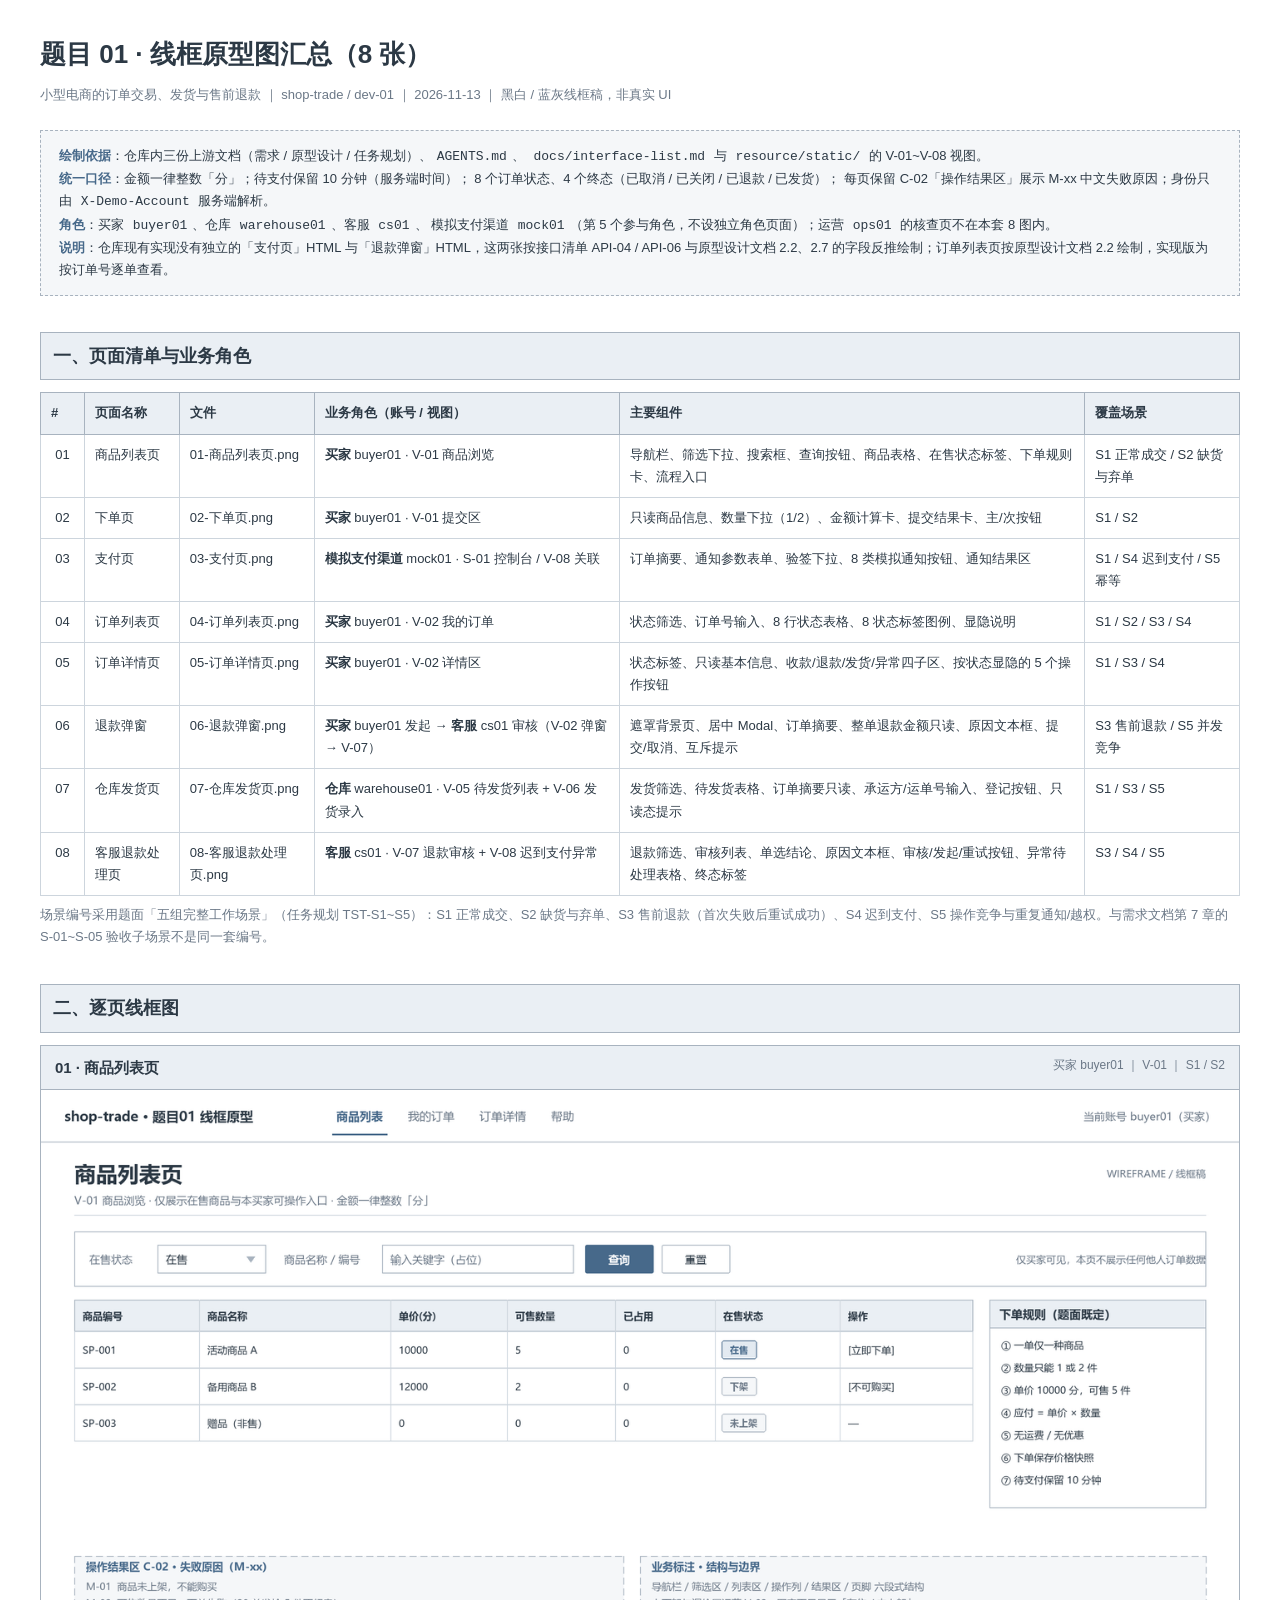
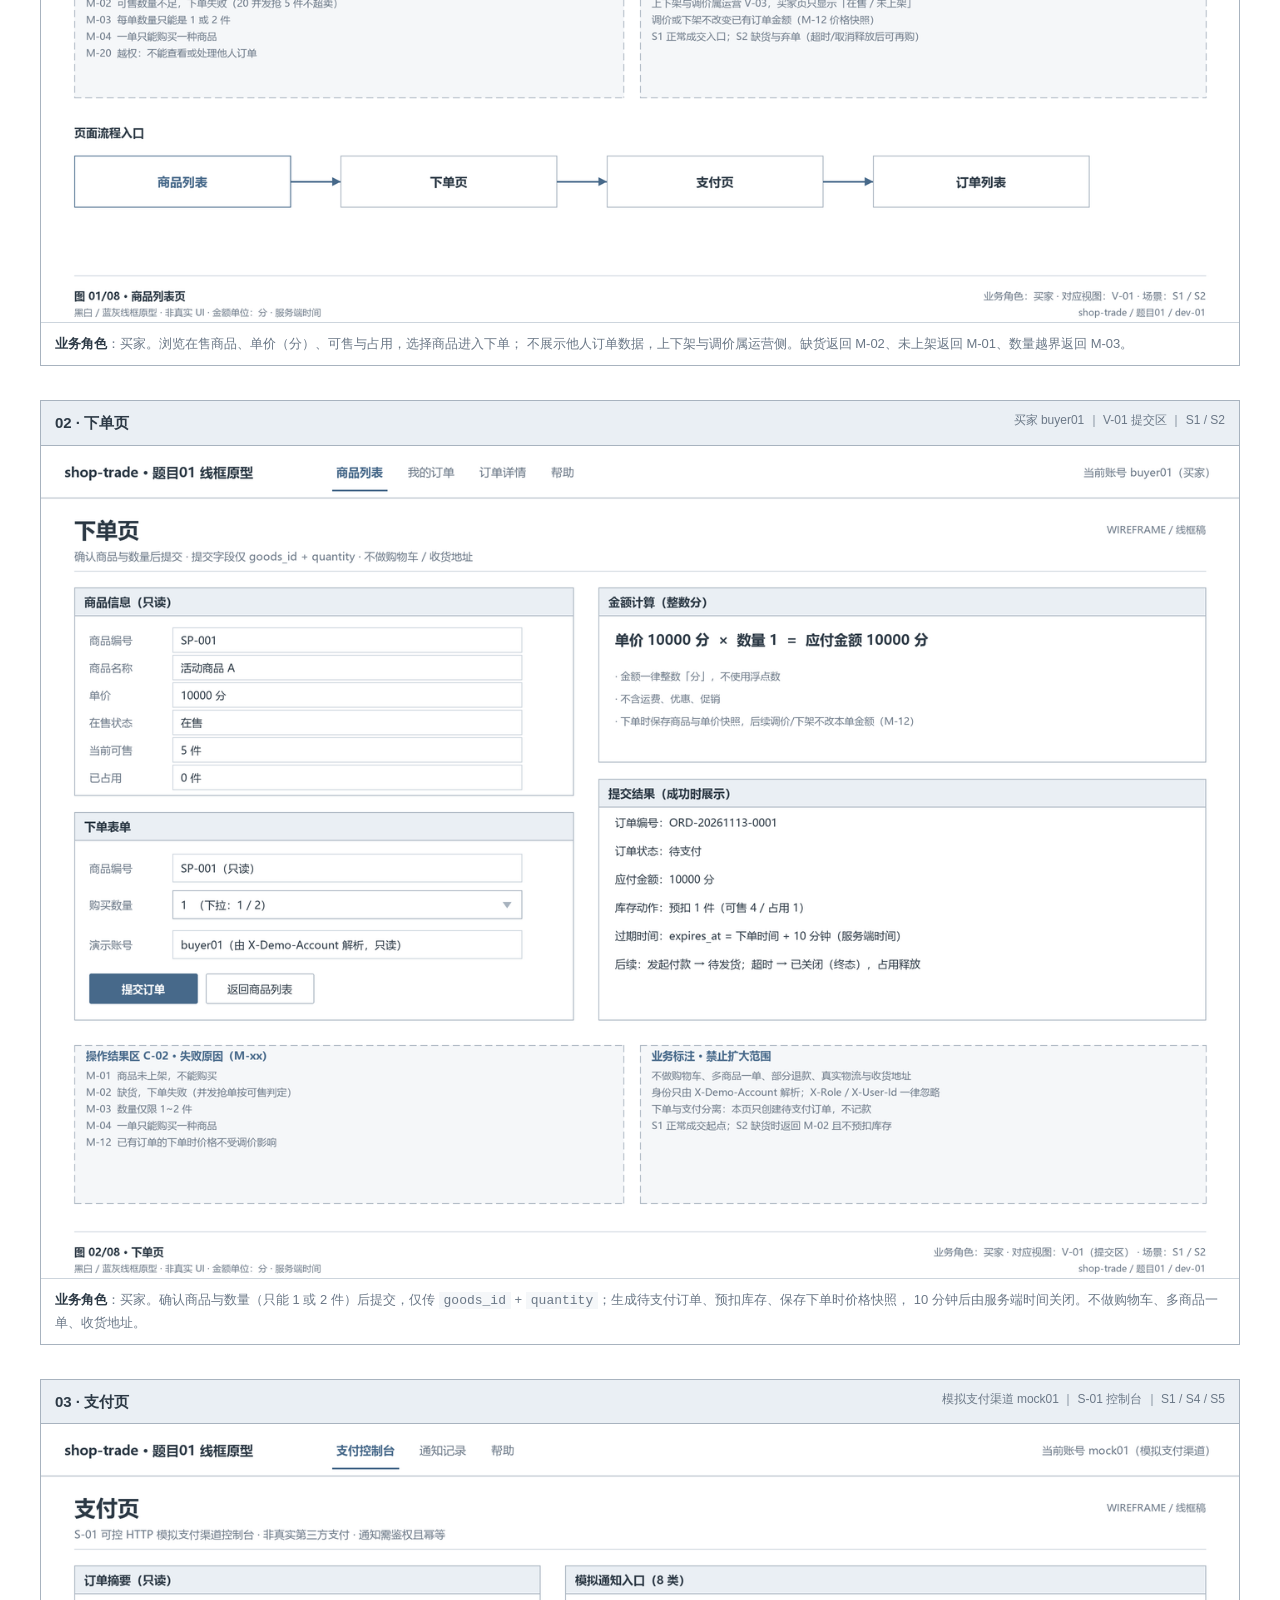
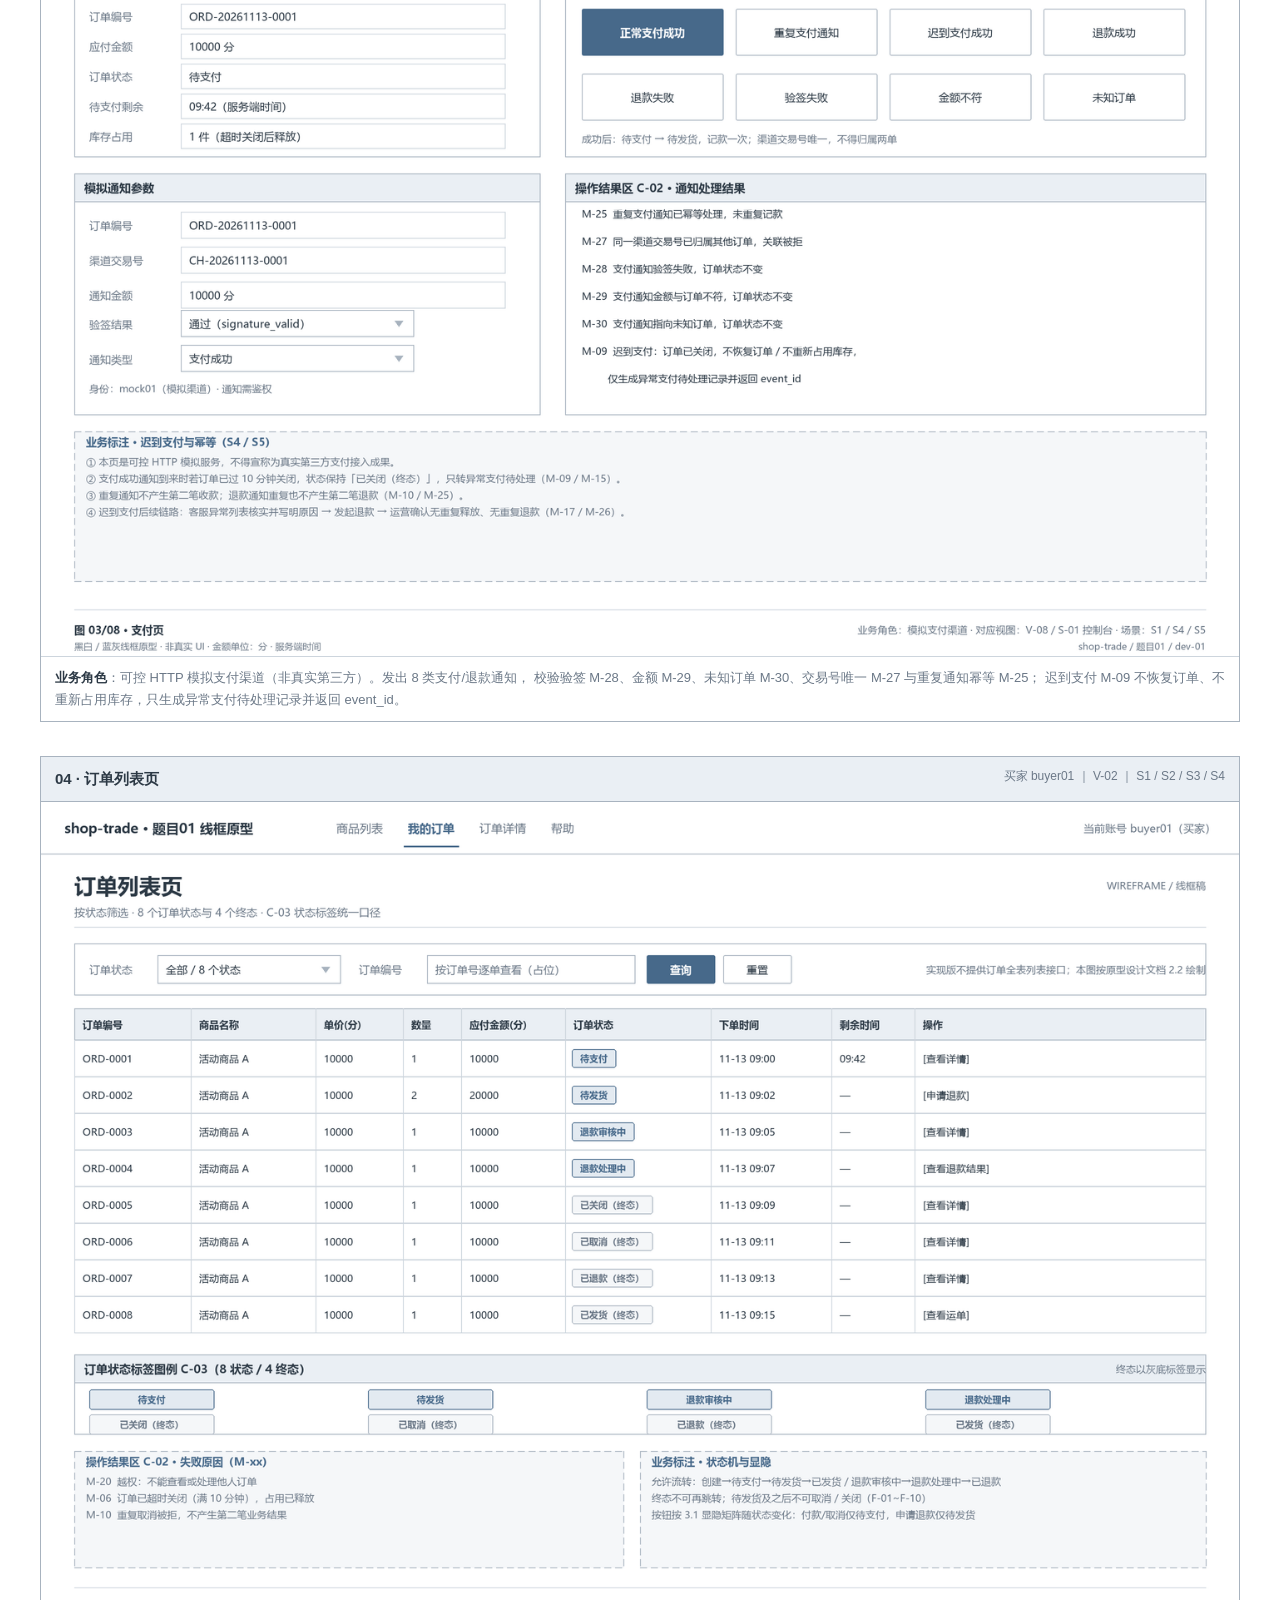
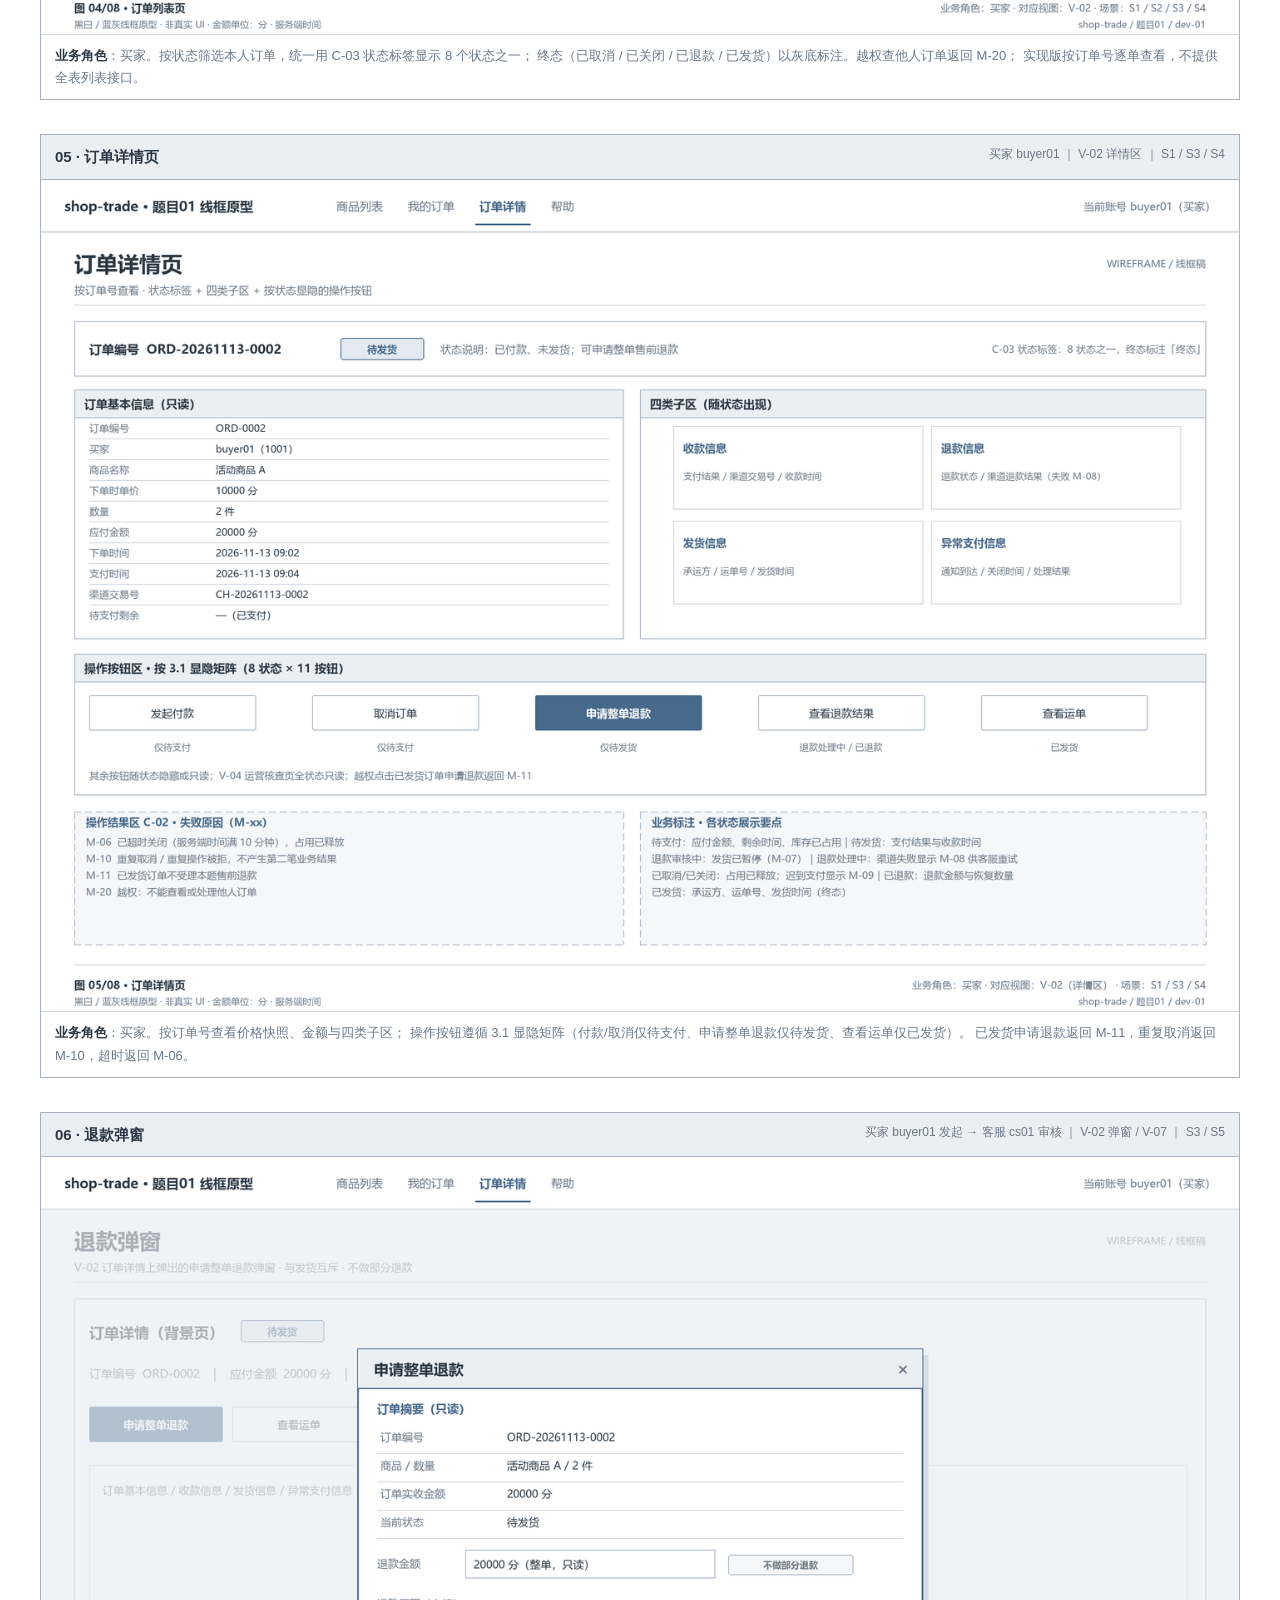
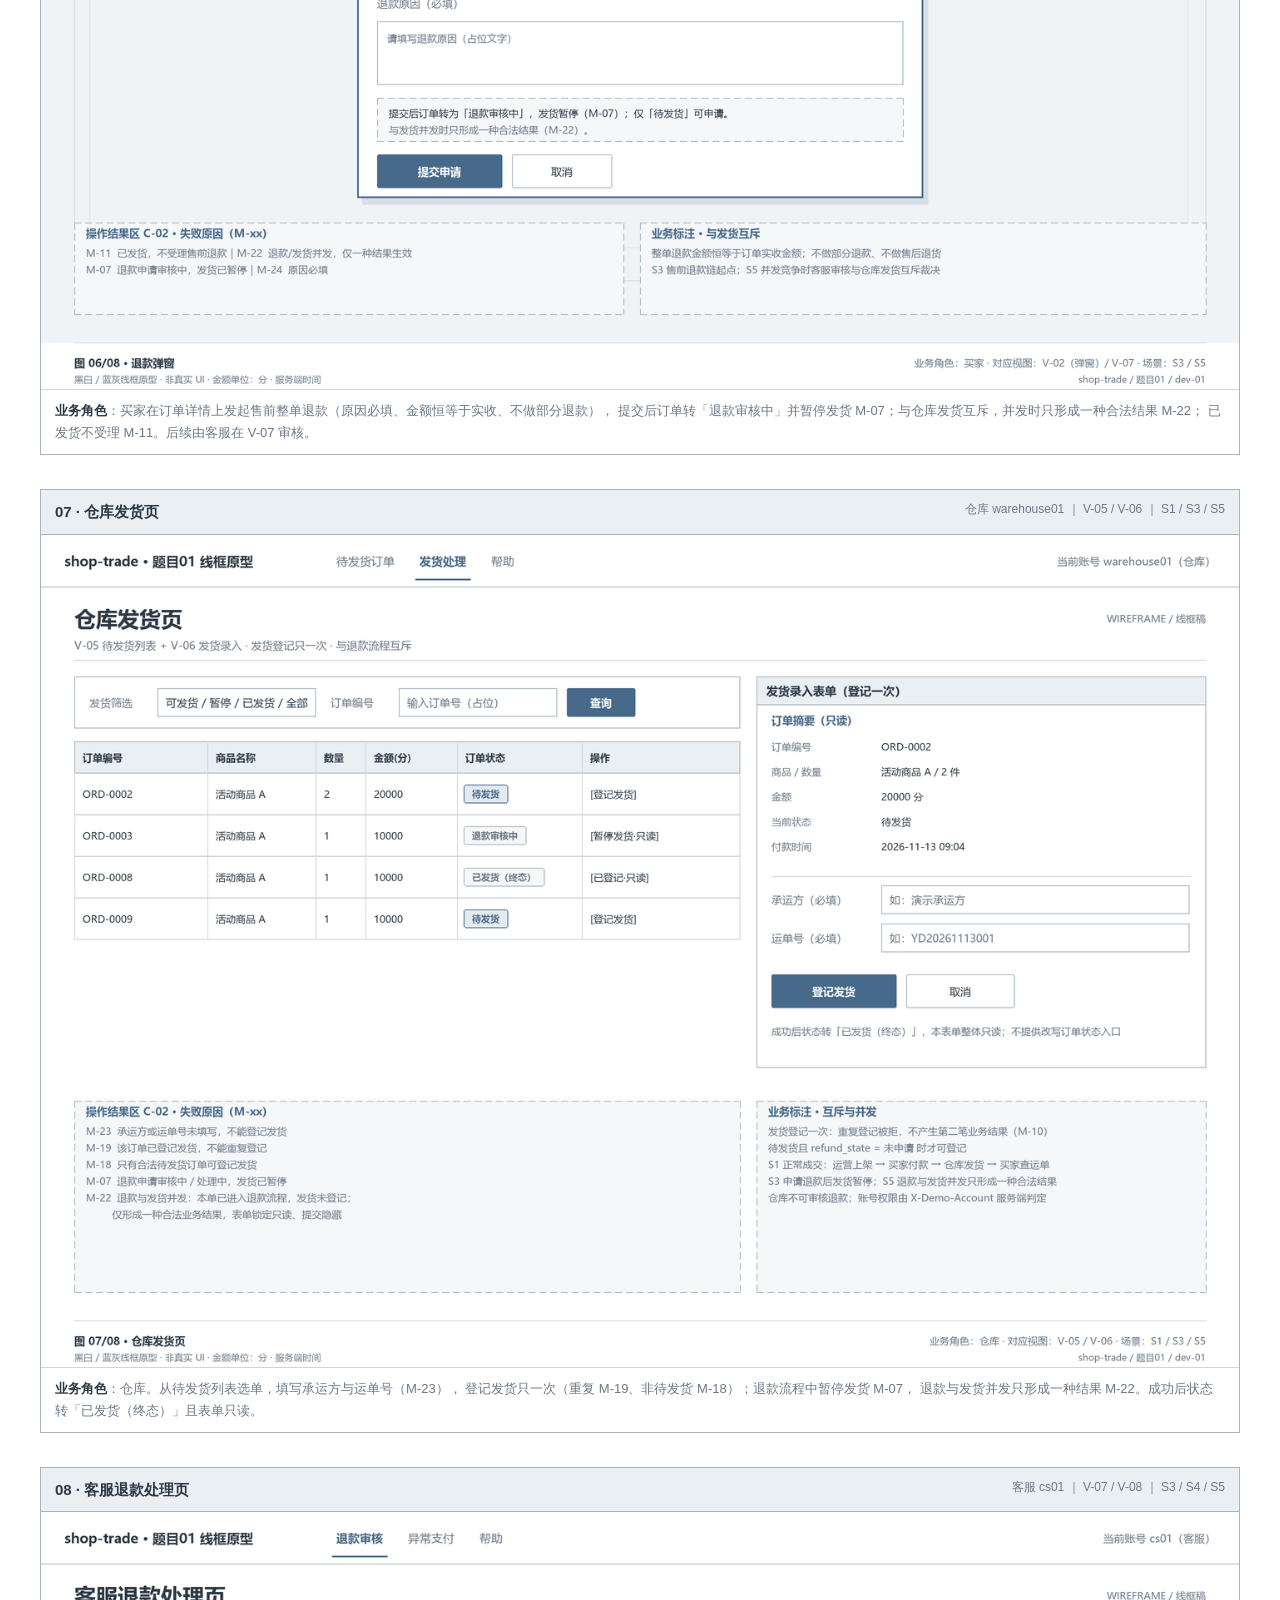
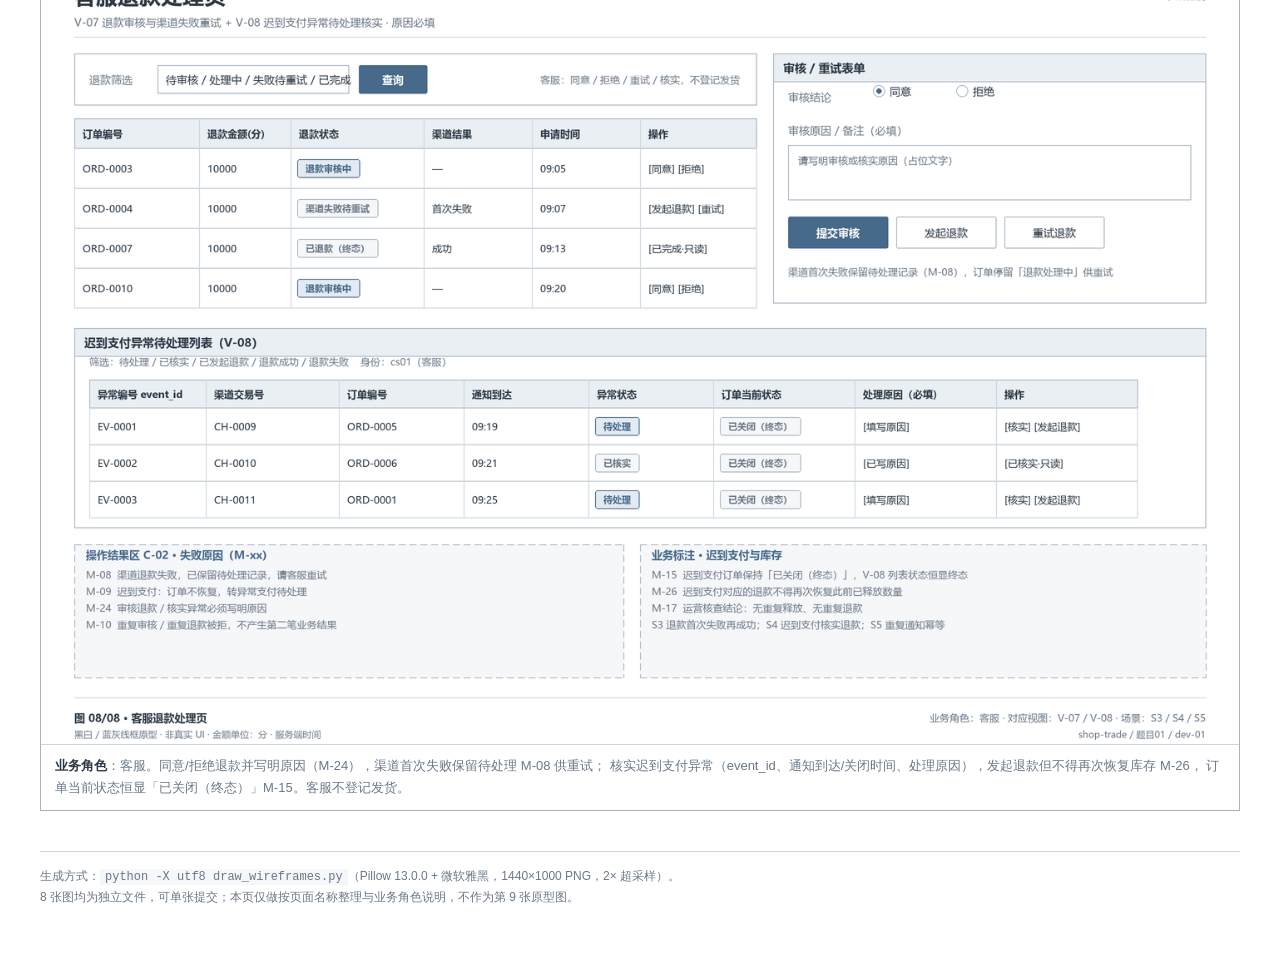
<file: outputs/原型图/题目01/20261113/index.html>
<!DOCTYPE html>
<html lang="zh-CN">
<head>
<meta charset="utf-8">
<title>题目01 · 线框原型图汇总（8 张）</title>
<style>
  :root{
    --ink:#2c3945; --muted:#6b7887; --line:#a8b3bf; --line-l:#cdd5dd;
    --head:#eaeff4; --fill:#f5f7f9; --blue:#47698a; --blue-l:#e3eaf1;
  }
  *{box-sizing:border-box}
  body{margin:0;padding:32px 40px 60px;background:#fff;color:var(--ink);
       font-family:"Microsoft YaHei","微软雅黑",SimHei,sans-serif;font-size:14px;line-height:1.7}
  h1{font-size:26px;margin:0 0 8px}
  h2{font-size:18px;margin:36px 0 12px;padding:8px 12px;background:var(--head);
     border:1px solid var(--line);font-weight:700}
  .sub{color:var(--muted);font-size:13px;margin:0 0 24px}
  .notice{border:1px dashed var(--line);background:var(--fill);padding:14px 18px;margin:0 0 26px;font-size:13px}
  .notice b{color:var(--blue)}
  table{border-collapse:collapse;width:100%;font-size:13px;margin-bottom:8px}
  th,td{border:1px solid var(--line-l);padding:9px 10px;text-align:left;vertical-align:top}
  th{background:var(--head);font-weight:700;border-color:var(--line)}
  td:first-child{text-align:center;width:44px}
  .tag{display:inline-block;border:1px solid var(--blue);background:var(--blue-l);
       color:var(--blue);padding:1px 8px;font-size:12px;margin:1px 3px 1px 0}
  .tag.gray{border-color:var(--line);background:var(--fill);color:var(--muted)}
  figure{margin:0 0 34px;border:1px solid var(--line)}
  figcaption{background:var(--head);border-bottom:1px solid var(--line);
             padding:9px 14px;font-weight:700;font-size:15px}
  figcaption span{float:right;font-weight:400;font-size:12px;color:var(--muted)}
  figure img{display:block;width:100%;height:auto}
  .role{padding:10px 14px;border-top:1px solid var(--line-l);font-size:13px;color:var(--muted)}
  .role b{color:var(--ink)}
  footer{border-top:1px solid var(--line-l);margin-top:40px;padding-top:14px;
         font-size:12px;color:var(--muted)}
  code{font-family:Consolas,monospace;background:var(--fill);padding:1px 5px}
</style>
</head>
<body>

<h1>题目 01 · 线框原型图汇总（8 张）</h1>
<p class="sub">小型电商的订单交易、发货与售前退款 ｜ shop-trade / dev-01 ｜ 2026-11-13 ｜ 黑白 / 蓝灰线框稿，非真实 UI</p>

<div class="notice">
  <b>绘制依据</b>：仓库内三份上游文档（需求 / 原型设计 / 任务规划）、<code>AGENTS.md</code>、
  <code>docs/interface-list.md</code> 与 <code>resource/static/</code> 的 V-01~V-08 视图。<br>
  <b>统一口径</b>：金额一律整数「分」；待支付保留 10 分钟（服务端时间）；
  8 个订单状态、4 个终态（已取消 / 已关闭 / 已退款 / 已发货）；
  每页保留 C-02「操作结果区」展示 M-xx 中文失败原因；身份只由 <code>X-Demo-Account</code> 服务端解析。<br>
  <b>角色</b>：买家 <code>buyer01</code>、仓库 <code>warehouse01</code>、客服 <code>cs01</code>、
  模拟支付渠道 <code>mock01</code>（第 5 个参与角色，不设独立角色页面）；运营 <code>ops01</code> 的核查页不在本套 8 图内。<br>
  <b>说明</b>：仓库现有实现没有独立的「支付页」HTML 与「退款弹窗」HTML，这两张按接口清单 API-04 / API-06
  与原型设计文档 2.2、2.7 的字段反推绘制；订单列表页按原型设计文档 2.2 绘制，实现版为按订单号逐单查看。
</div>

<h2>一、页面清单与业务角色</h2>
<table>
  <thead>
    <tr><th>#</th><th>页面名称</th><th>文件</th><th>业务角色（账号 / 视图）</th><th>主要组件</th><th>覆盖场景</th></tr>
  </thead>
  <tbody>
    <tr><td>01</td><td>商品列表页</td><td>01-商品列表页.png</td>
      <td><b>买家</b> buyer01 · V-01 商品浏览</td>
      <td>导航栏、筛选下拉、搜索框、查询按钮、商品表格、在售状态标签、下单规则卡、流程入口</td>
      <td>S1 正常成交 / S2 缺货与弃单</td></tr>
    <tr><td>02</td><td>下单页</td><td>02-下单页.png</td>
      <td><b>买家</b> buyer01 · V-01 提交区</td>
      <td>只读商品信息、数量下拉（1/2）、金额计算卡、提交结果卡、主/次按钮</td>
      <td>S1 / S2</td></tr>
    <tr><td>03</td><td>支付页</td><td>03-支付页.png</td>
      <td><b>模拟支付渠道</b> mock01 · S-01 控制台 / V-08 关联</td>
      <td>订单摘要、通知参数表单、验签下拉、8 类模拟通知按钮、通知结果区</td>
      <td>S1 / S4 迟到支付 / S5 幂等</td></tr>
    <tr><td>04</td><td>订单列表页</td><td>04-订单列表页.png</td>
      <td><b>买家</b> buyer01 · V-02 我的订单</td>
      <td>状态筛选、订单号输入、8 行状态表格、8 状态标签图例、显隐说明</td>
      <td>S1 / S2 / S3 / S4</td></tr>
    <tr><td>05</td><td>订单详情页</td><td>05-订单详情页.png</td>
      <td><b>买家</b> buyer01 · V-02 详情区</td>
      <td>状态标签、只读基本信息、收款/退款/发货/异常四子区、按状态显隐的 5 个操作按钮</td>
      <td>S1 / S3 / S4</td></tr>
    <tr><td>06</td><td>退款弹窗</td><td>06-退款弹窗.png</td>
      <td><b>买家</b> buyer01 发起 → <b>客服</b> cs01 审核（V-02 弹窗 → V-07）</td>
      <td>遮罩背景页、居中 Modal、订单摘要、整单退款金额只读、原因文本框、提交/取消、互斥提示</td>
      <td>S3 售前退款 / S5 并发竞争</td></tr>
    <tr><td>07</td><td>仓库发货页</td><td>07-仓库发货页.png</td>
      <td><b>仓库</b> warehouse01 · V-05 待发货列表 + V-06 发货录入</td>
      <td>发货筛选、待发货表格、订单摘要只读、承运方/运单号输入、登记按钮、只读态提示</td>
      <td>S1 / S3 / S5</td></tr>
    <tr><td>08</td><td>客服退款处理页</td><td>08-客服退款处理页.png</td>
      <td><b>客服</b> cs01 · V-07 退款审核 + V-08 迟到支付异常</td>
      <td>退款筛选、审核列表、单选结论、原因文本框、审核/发起/重试按钮、异常待处理表格、终态标签</td>
      <td>S3 / S4 / S5</td></tr>
  </tbody>
</table>
<p class="sub">场景编号采用题面「五组完整工作场景」（任务规划 TST-S1~S5）：S1 正常成交、S2 缺货与弃单、S3 售前退款（首次失败后重试成功）、S4 迟到支付、S5 操作竞争与重复通知/越权。与需求文档第 7 章的 S-01~S-05 验收子场景不是同一套编号。</p>

<h2>二、逐页线框图</h2>

<figure>
  <figcaption>01 · 商品列表页 <span>买家 buyer01 ｜ V-01 ｜ S1 / S2</span></figcaption>
  <img src="01-商品列表页.png" alt="商品列表页线框原型图">
  <div class="role"><b>业务角色</b>：买家。浏览在售商品、单价（分）、可售与占用，选择商品进入下单；
    不展示他人订单数据，上下架与调价属运营侧。缺货返回 M-02、未上架返回 M-01、数量越界返回 M-03。</div>
</figure>

<figure>
  <figcaption>02 · 下单页 <span>买家 buyer01 ｜ V-01 提交区 ｜ S1 / S2</span></figcaption>
  <img src="02-下单页.png" alt="下单页线框原型图">
  <div class="role"><b>业务角色</b>：买家。确认商品与数量（只能 1 或 2 件）后提交，仅传
    <code>goods_id</code> + <code>quantity</code>；生成待支付订单、预扣库存、保存下单时价格快照，
    10 分钟后由服务端时间关闭。不做购物车、多商品一单、收货地址。</div>
</figure>

<figure>
  <figcaption>03 · 支付页 <span>模拟支付渠道 mock01 ｜ S-01 控制台 ｜ S1 / S4 / S5</span></figcaption>
  <img src="03-支付页.png" alt="支付页线框原型图">
  <div class="role"><b>业务角色</b>：可控 HTTP 模拟支付渠道（非真实第三方）。发出 8 类支付/退款通知，
    校验验签 M-28、金额 M-29、未知订单 M-30、交易号唯一 M-27 与重复通知幂等 M-25；
    迟到支付 M-09 不恢复订单、不重新占用库存，只生成异常支付待处理记录并返回 event_id。</div>
</figure>

<figure>
  <figcaption>04 · 订单列表页 <span>买家 buyer01 ｜ V-02 ｜ S1 / S2 / S3 / S4</span></figcaption>
  <img src="04-订单列表页.png" alt="订单列表页线框原型图">
  <div class="role"><b>业务角色</b>：买家。按状态筛选本人订单，统一用 C-03 状态标签显示 8 个状态之一；
    终态（已取消 / 已关闭 / 已退款 / 已发货）以灰底标注。越权查他人订单返回 M-20；
    实现版按订单号逐单查看，不提供全表列表接口。</div>
</figure>

<figure>
  <figcaption>05 · 订单详情页 <span>买家 buyer01 ｜ V-02 详情区 ｜ S1 / S3 / S4</span></figcaption>
  <img src="05-订单详情页.png" alt="订单详情页线框原型图">
  <div class="role"><b>业务角色</b>：买家。按订单号查看价格快照、金额与四类子区；
    操作按钮遵循 3.1 显隐矩阵（付款/取消仅待支付、申请整单退款仅待发货、查看运单仅已发货）。
    已发货申请退款返回 M-11，重复取消返回 M-10，超时返回 M-06。</div>
</figure>

<figure>
  <figcaption>06 · 退款弹窗 <span>买家 buyer01 发起 → 客服 cs01 审核 ｜ V-02 弹窗 / V-07 ｜ S3 / S5</span></figcaption>
  <img src="06-退款弹窗.png" alt="退款弹窗线框原型图">
  <div class="role"><b>业务角色</b>：买家在订单详情上发起售前整单退款（原因必填、金额恒等于实收、不做部分退款），
    提交后订单转「退款审核中」并暂停发货 M-07；与仓库发货互斥，并发时只形成一种合法结果 M-22；
    已发货不受理 M-11。后续由客服在 V-07 审核。</div>
</figure>

<figure>
  <figcaption>07 · 仓库发货页 <span>仓库 warehouse01 ｜ V-05 / V-06 ｜ S1 / S3 / S5</span></figcaption>
  <img src="07-仓库发货页.png" alt="仓库发货页线框原型图">
  <div class="role"><b>业务角色</b>：仓库。从待发货列表选单，填写承运方与运单号（M-23），
    登记发货只一次（重复 M-19、非待发货 M-18）；退款流程中暂停发货 M-07，
    退款与发货并发只形成一种结果 M-22。成功后状态转「已发货（终态）」且表单只读。</div>
</figure>

<figure>
  <figcaption>08 · 客服退款处理页 <span>客服 cs01 ｜ V-07 / V-08 ｜ S3 / S4 / S5</span></figcaption>
  <img src="08-客服退款处理页.png" alt="客服退款处理页线框原型图">
  <div class="role"><b>业务角色</b>：客服。同意/拒绝退款并写明原因（M-24），渠道首次失败保留待处理 M-08 供重试；
    核实迟到支付异常（event_id、通知到达/关闭时间、处理原因），发起退款但不得再次恢复库存 M-26，
    订单当前状态恒显「已关闭（终态）」M-15。客服不登记发货。</div>
</figure>

<footer>
  生成方式：<code>python -X utf8 draw_wireframes.py</code>（Pillow 13.0.0 + 微软雅黑，1440×1000 PNG，2× 超采样）。<br>
  8 张图均为独立文件，可单张提交；本页仅做按页面名称整理与业务角色说明，不作为第 9 张原型图。
</footer>

</body>
</html>
</file>
